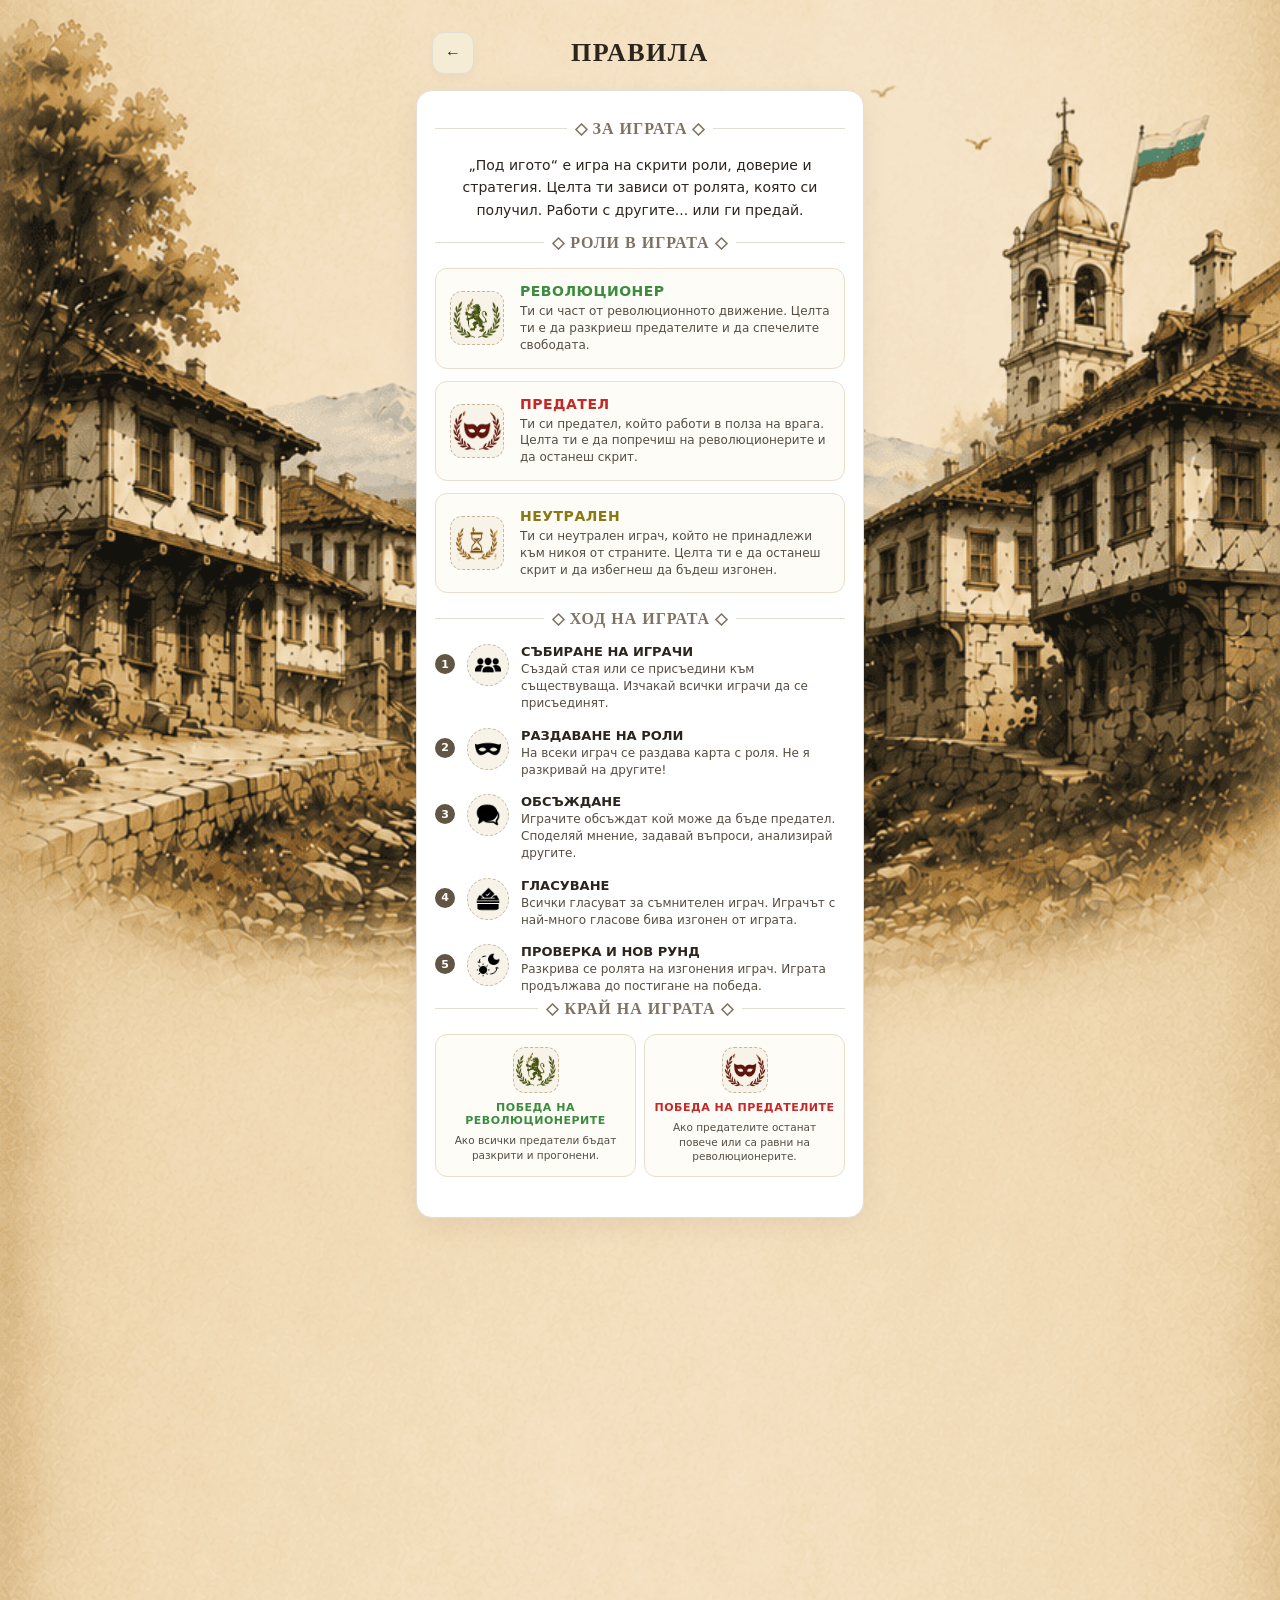
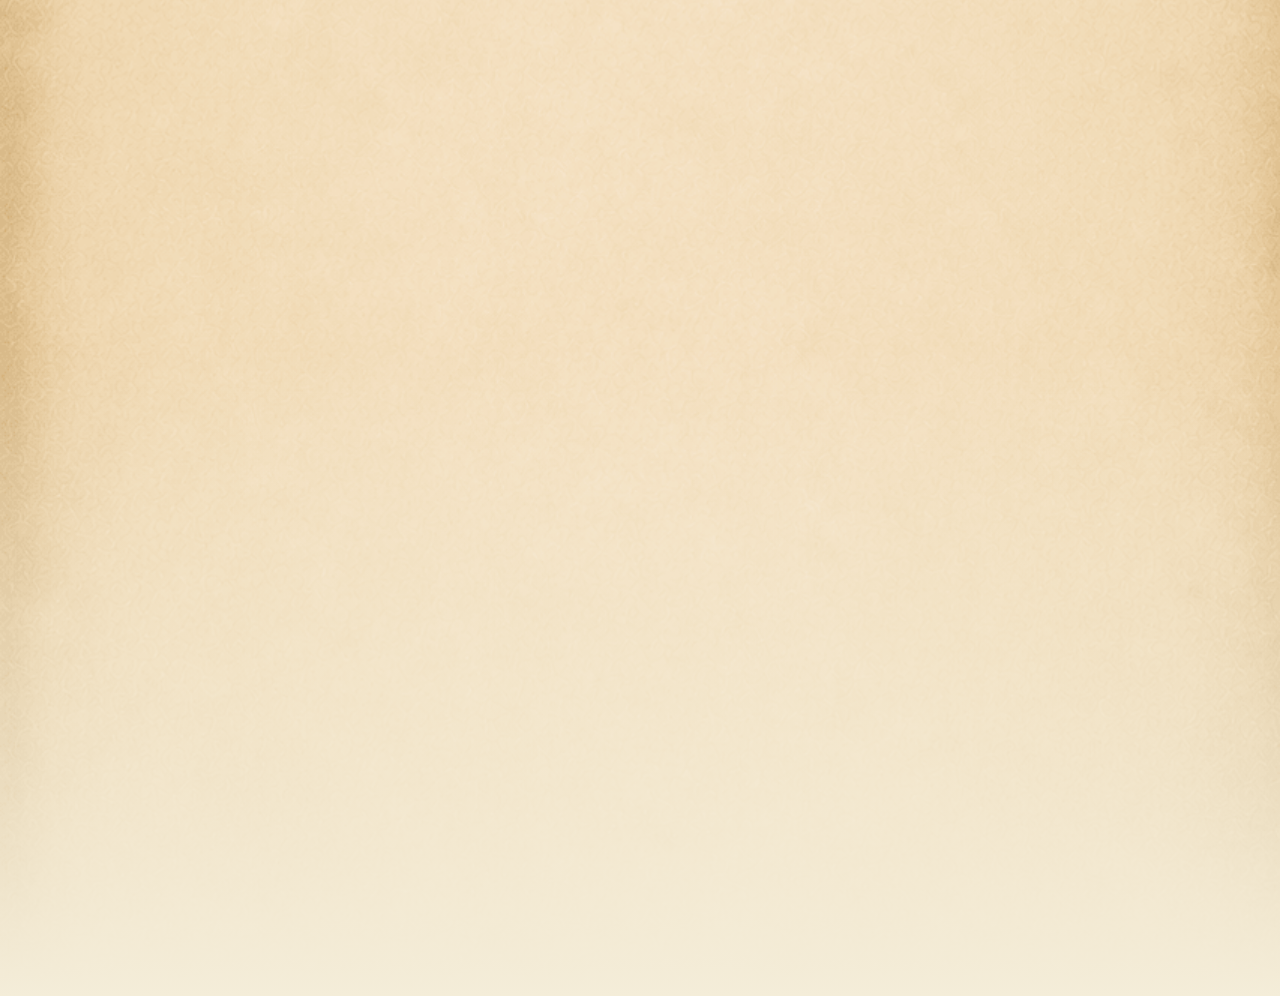
<file: rules.html>
<!DOCTYPE html>
<html lang="bg">
<head>
    <meta charset="UTF-8">
    <meta name="viewport" content="width=device-width, initial-scale=1.0, maximum-scale=1.0, user-scalable=no">
    <title>Правила - Под Игото</title>
    <style>
        /* Базови стилове */
        body {
            background-color: #f4edd9 !important; /* Основен чист жълт цвят за цялата страница */
            font-family: system-ui, -apple-system, BlinkMacSystemFont, 'Segoe UI', Roboto, Oxygen, Ubuntu, Cantarell, sans-serif;
            margin: 0;
            padding: 0;
            color: #2b251d;
            display: flex;
            justify-content: center;
            position: relative;
            min-height: 100vh;
        }

        /* ИНТЕЛЕГЕНТНА СИСТЕМА ЗА БЕЗКРАЕН ФОН БЕЗ РЪБОВЕ */
        .bg-image-wrapper {
            position: absolute;
            top: 0;
            left: 0;
            width: 100%;
            z-index: -10; /* Отива най-отзад под съдържанието */
            pointer-events: none; /* Гарантира, че няма да пречи на кликането по бутони */
            overflow: hidden;
            line-height: 0;
        }
        .bg-image-wrapper img {
            width: 100%;
            height: auto;
            display: block;
        }
        /* Този слой хваща точно края на снимката (независимо от екрана) и го размива плавно */
        .bg-image-overlay {
            position: absolute;
            bottom: 0;
            left: 0;
            width: 100%;
            height: 25%; /* Обхваща долния край на изображението за перфектен преход */
            background: linear-gradient(to bottom, rgba(244, 237, 217, 0) 0%, #f4edd9 100%);
        }

        /* Главен контейнер с фиксирана ширина за mobile */
        .rules-container {
            max-width: 480px;
            width: 100%;
            box-sizing: border-box;
            padding: 16px;
            min-height: 100vh;
            position: relative;
            z-index: 1;
        }

        /* Обединен контейнер за заглавие и банер с общ CSS фон */
        .rules-hero-header {
            border-radius: 16px 16px 0 0;
            padding: 16px 16px 40px 16px;
            box-sizing: border-box;
        }

        /* Навигационна лента в горната част на общия фон */
        .rules-header-nav {
            display: flex;
            justify-content: space-between;
            align-items: center;
            position: relative;
            z-index: 10;
        }

        .nav-btn {
            width: 42px;
            height: 42px;
            background-color: #f4ecd4;
            border: 1px solid #e2ded5;
            border-radius: 12px;
            display: flex;
            align-items: center;
            justify-content: center;
            cursor: pointer;
            box-shadow: 0 4px 10px rgba(0,0,0,0.04);
            transition: transform 0.2s;
        }
        .nav-btn:hover {
            transform: scale(1.05);
            background-color: #ede5ca;
        }

        .rules-main-title {
            font-family: 'Cormorant Infant', Georgia, serif;
            font-size: 26px;
            font-weight: 800;
            letter-spacing: 1.5px;
            text-transform: uppercase;
            margin: 0;
            color: #2b251d;
        }

        /* Основна бяла карта с правилата */
        .rules-card {
            background-color: #ffffff;
            border: 1px solid #e2ded5;
            border-radius: 16px;
            padding: 24px 18px;
            box-shadow: 0 8px 30px rgba(0,0,0,0.06);
            position: relative;
            z-index: 5;
            margin-top: -24px;
        }

        /* Декоративни разделители ◇ ТЕКСТ ◇ */
        .rules-divider {
            display: flex;
            align-items: center;
            text-align: center;
            color: #7e7362;
            font-family: 'Cormorant Infant', Georgia, serif;
            font-size: 16px;
            font-weight: 700;
            text-transform: uppercase;
            letter-spacing: 1px;
            margin: 4px 0 16px 0;
        }
        .rules-divider::before, .rules-divider::after {
            content: '';
            flex: 1;
            border-bottom: 1px solid #e2ded5;
        }
        .rules-divider:not(:empty)::before { margin-right: .5em; }
        .rules-divider:not(:empty)::after { margin-left: .5em; }
        .rules-divider span {
            display: inline-flex;
            align-items: center;
            gap: 6px;
        }

        .section-intro-text {
            text-align: center;
            font-size: 14px;
            line-height: 1.6;
            color: #2b251d;
            margin: 0 auto 12px auto;
            max-width: 90%;
        }

        /* Общи цветови акценти, използвани на различни места */
        .color-rev { color: #3c8c3f; }
        .color-traitor { color: #c62828; }
        .color-neutral { color: #a0782a; }
        .yellow { color: #8a7813; }


        /* ==========================================================================
           СЕКЦИЯ 1: РОЛИ В ИГРАТА (Напълно независим CSS)
           ========================================================================== */
        .roles-vertical-list {
            display: flex;
            flex-direction: column;
            gap: 12px;
            margin-bottom: 16px;
        }

        .role-row-card {
            background: #fdfcf7;
            border: 1px solid #eaddca;
            border-radius: 12px;
            padding: 14px;
            display: flex;
            align-items: center;
            gap: 16px;
        }

        /* Икона в секция РОЛИ */
        .roles-vertical-list .role-icon-wrapper {
            min-width: 52px;
            max-width: 52px;
            height: 52px;
            display: flex;
            align-items: center;
            justify-content: center;
            border: 1px dashed #c4b89c;
            border-radius: 12px;
            background-color: #f7f3e8;
        }

        /* Картинка само в секция РОЛИ */
        .roles-vertical-list .role-icon-wrapper img {
            width: 100%;
            height: 100%;
            object-fit: contain;
            border-radius: inherit;
        }

        .role-text-side {
            flex: 1;
        }

        /* Заглавие само в секция РОЛИ */
        .roles-vertical-list .role-title {
            font-size: 14px;
            font-weight: 800;
            text-transform: uppercase;
            letter-spacing: 0.5px;
            margin: 0 0 4px 0;
        }

        /* Описание само в секция РОЛИ */
        .roles-vertical-list .role-desc {
            font-size: 12px;
            line-height: 1.4;
            color: #554d42;
            margin: 0;
        }


        /* ==========================================================================
           СЕКЦИЯ 2: ХОД НА ИГРАТА (Напълно независим CSS)
           ========================================================================== */
        .timeline-container {
            display: flex;
            flex-direction: column;
            gap: 16px;
            margin-top: 12px;
        }

        .timeline-item {
            display: flex;
            align-items: flex-start;
            gap: 12px;
        }

        /* Кръглото число за стъпките */
        .step-number {
            background-color: #615643;
            color: #ffffff;
            font-size: 11px;
            font-weight: 700;
            min-width: 20px;
            height: 20px;
            border-radius: 50%;
            display: flex;
            align-items: center;
            justify-content: center;
            margin-top: 10px;
        }

        /* Кутийка за иконата в ХОД НА ИГРАТА */
        .step-icon-box {
            min-width: 40px;
            height: 40px;
            display: flex;
            align-items: center;
            justify-content: center;
            border: 1px dashed #c4b89c;
            border-radius: 50%;
            background-color: #f7f3e8;
        }

        /* Картинка само в ХОД НА ИГРАТА */
        .step-icon-box img {
            width: 80%;
            height: 65%;
            object-fit: contain;
            border-radius: inherit;
        }

        .step-content {
            flex: 1;
        }

        /* Заглавие на стъпката */
        .step-title {
            font-size: 13px;
            font-weight: 800;
            text-transform: uppercase;
            margin: 0 0 2px 0;
            color: #2b251d;
        }

        /* Описание на стъпката */
        .step-desc {
            font-size: 12px;
            line-height: 1.4;
            color: #554d42;
            margin: 0;
        }


        /* ==========================================================================
           СЕКЦИЯ 3: КРАЙ НА ИГРАТА (Напълно независим CSS)
           ========================================================================== */
        .endgame-grid {
            display: grid;
            grid-template-columns: repeat(2, 1fr);
            gap: 8px;
            margin-bottom: 16px;
        }

        @media (max-width: 380px) {
            .endgame-grid {
                grid-template-columns: 1fr;
                gap: 12px;
            }
        }

        /* Малката вертикална карта в КРАЙ НА ИГРАТА */
        .endgame-grid .role-mini-card {
            background: #fdfcf7;
            border: 1px solid #eaddca;
            border-radius: 12px;
            padding: 12px 8px;
            text-align: center;
            display: flex;
            flex-direction: column;
            align-items: center;
        }

        /* Кутийка за иконата в КРАЙ НА ИГРАТА */
        .endgame-grid .role-icon-wrapper {
            width: 44px;
            height: 44px;
            margin-bottom: 8px;
            display: flex;
            align-items: center;
            justify-content: center;
            border: 1px dashed #c4b89c;
            border-radius: 12px;
            background-color: #f7f3e8;
        }

        /* Картинка само в секция КРАЙ НА ИГРАТА */
        .endgame-grid .role-icon-wrapper img {
            width: 100%;
            height: 100%;
            object-fit: contain;
            border-radius: inherit;
        }

        /* Заглавие в секция КРАЙ НА ИГРАТА */
        .endgame-grid .role-title {
            font-size: 11px;
            font-weight: 800;
            text-transform: uppercase;
            letter-spacing: 0.5px;
            margin: 0 0 6px 0;
        }

        /* Описание в секция КРАЙ НА ИГРАТА */
        .endgame-grid .role-desc {
            font-size: 10.5px;
            line-height: 1.4;
            color: #554d42;
            margin: 0;
        }
        
    </style>
</head>
<body>

    <div class="bg-image-wrapper">
        <img src="images/rules-banner.png" alt="Основен фон град">
        <div class="bg-image-overlay"></div>
    </div>

    <div class="rules-container">
        
        <div class="rules-hero-header">
            <div class="rules-header-nav">
                <button class="nav-btn" onclick="window.location.href='index.html'" aria-label="Назад">
                    <span style="font-size: 16px; font-weight: bold; color: #2b251d;">←</span>
                </button>
                <h1 class="rules-main-title">Правила</h1>
                <div style="width: 42px;"></div>
            </div>
        </div>

        <div class="rules-card">
            
            <div class="rules-divider"><span>◇ За играта ◇</span></div>
            <p class="section-intro-text">
                „Под игото“ е игра на скрити роли, доверие и стратегия. Целта ти зависи от ролята, която си получил. Работи с другите... или ги предай.
            </p>

            <div class="rules-divider"><span>◇ Роли в играта ◇</span></div>
            <div class="roles-vertical-list">
                
                <div class="role-row-card">
                    <div class="role-icon-wrapper">
                        <img src="icons/revo.png" alt="Реолюционери">
                        </div>
                    <div class="role-text-side">
                        <div class="role-title color-rev">Революционер</div>
                        <p class="role-desc">Ти си част от революционното движение. Целта ти е да разкриеш предателите и да спечелите свободата.</p>
                    </div>
                </div>

                <div class="role-row-card">
                    <div class="role-icon-wrapper">
                        <img src="icons/traitor.png" alt="Предатели">
                        </div>
                    <div class="role-text-side">
                        <div class="role-title color-traitor">Предател</div>
                        <p class="role-desc">Ти си предател, който работи в полза на врага. Целта ти е да попречиш на революционерите и да останеш скрит.</p>
                    </div>
                </div>
                <div class="role-row-card">
                    <div class="role-icon-wrapper">
                        <img src="icons/neutral.png" alt="Неутрални">
                        </div>
                    <div class="role-text-side">
                        <div class="role-title color-traitor yellow">Неутрален</div>
                        <p class="role-desc">Ти си неутрален играч, който не принадлежи към никоя от страните. Целта ти е да останеш скрит и да избегнеш да бъдеш изгонен.</p>
                    </div>
                </div>

            </div>

            <div class="rules-divider"><span>◇ Ход на играта ◇</span></div>
            <div class="timeline-container">
                <div class="timeline-item">
                    <div class="step-number">1</div>
                    <div class="step-icon-box">
                        <img src="icons/admin.png" alt="Събиране на играчи">
                        </div>
                    <div class="step-content">
                        <h4 class="step-title">Събиране на играчи</h4>
                        <p class="step-desc">Създай стая или се присъедини към съществуваща. Изчакай всички играчи да се присъединят.</p>
                    </div>
                </div>
                <div class="timeline-item">
                    <div class="step-number">2</div>
                    <div class="step-icon-box">
                        <img src="icons/roles.png" alt="Раздаване на роли">
                        </div>
                    <div class="step-content">
                        <h4 class="step-title">Раздаване на роли</h4>
                        <p class="step-desc">На всеки играч се раздава карта с роля. Не я разкривай на другите!</p>
                    </div>
                </div>
                <div class="timeline-item">
                    <div class="step-number">3</div>
                    <div class="step-icon-box">
                        <img src="icons/chat.png" alt="Обсъждане">
                        </div>
                    <div class="step-content">
                        <h4 class="step-title">Обсъждане</h4>
                        <p class="step-desc">Играчите обсъждат кой може да бъде предател. Споделяй мнение, задавай въпроси, анализирай другите.</p>
                    </div>
                </div>
                <div class="timeline-item">
                    <div class="step-number">4</div>
                    <div class="step-icon-box">
                        <img src="icons/voting.png" alt="Гласуване">
                        </div>
                    <div class="step-content">
                        <h4 class="step-title">Гласуване</h4>
                        <p class="step-desc">Всички гласуват за съмнителен играч. Играчът с най-много гласове бива изгонен от играта.</p>
                    </div>
                </div>
                <div class="timeline-item">
                    <div class="step-number">5</div>
                    <div class="step-icon-box">
                        <img src="icons/weather.png" alt="Проверка и нов рунд">
                        </div>
                    <div class="step-content">
                        <h4 class="step-title">Проверка и нов рунд</h4>
                        <p class="step-desc">Разкрива се ролята на изгонения играч. Играта продължава до постигане на победа.</p>
                    </div>
                </div>
            </div>

            <div class="rules-divider"><span>◇ Край на играта ◇</span></div>
            <div class="endgame-grid">
                <div class="role-mini-card">
                    <div class="role-icon-wrapper">
                        <img src="icons/revo.png" alt="Реолюционери">
                        </div>
                    <div class="role-title color-rev">Побeда на Революционерите</div>
                    <p class="role-desc">Ако всички предатели бъдат разкрити и прогонени.</p>
                </div>
                <div class="role-mini-card">
                    <div class="role-icon-wrapper">
                        <img src="icons/traitor.png" alt="Предатели">
                        </div>
                    <div class="role-title color-traitor">Побeда на Предателите</div>
                    <p class="role-desc">Ако предателите останат повече или са равни на революционерите.</p>
                </div>
            </div>

        </div>
    </div>

</body>
</html>
</file>
